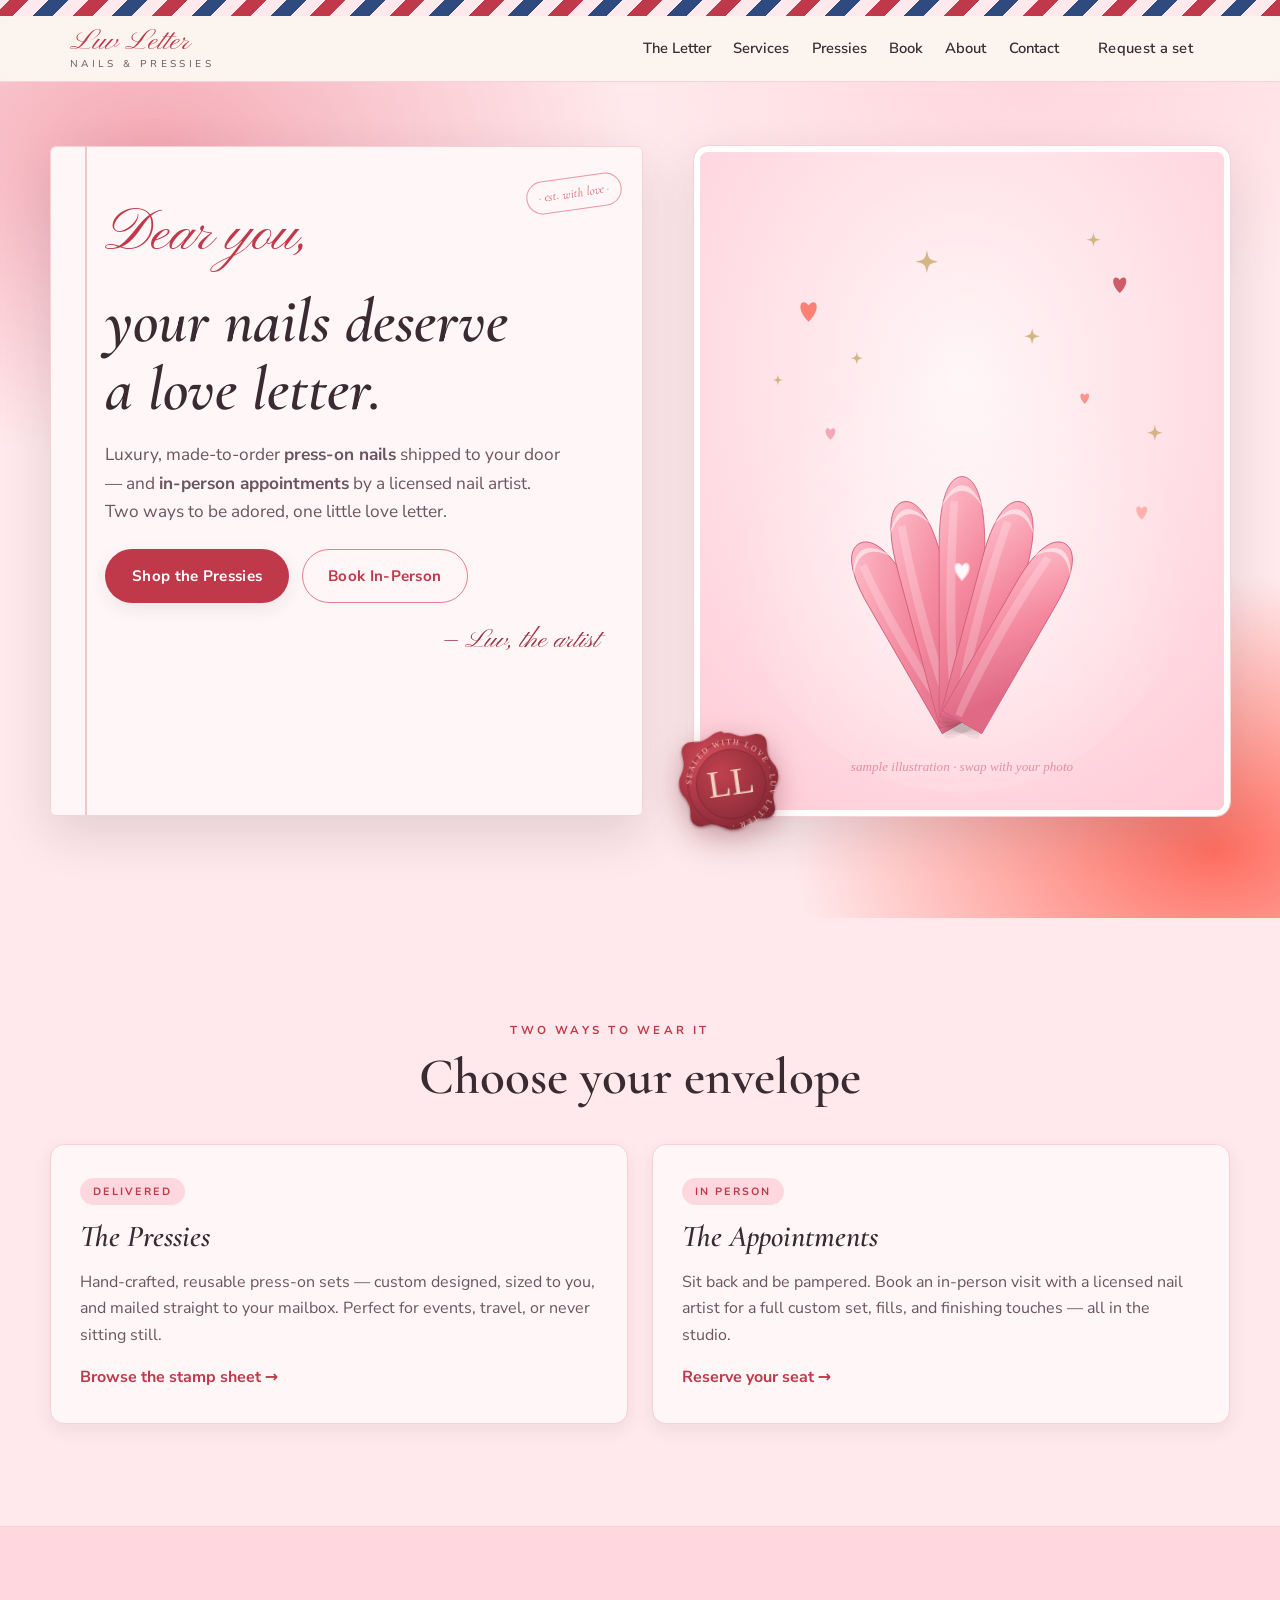
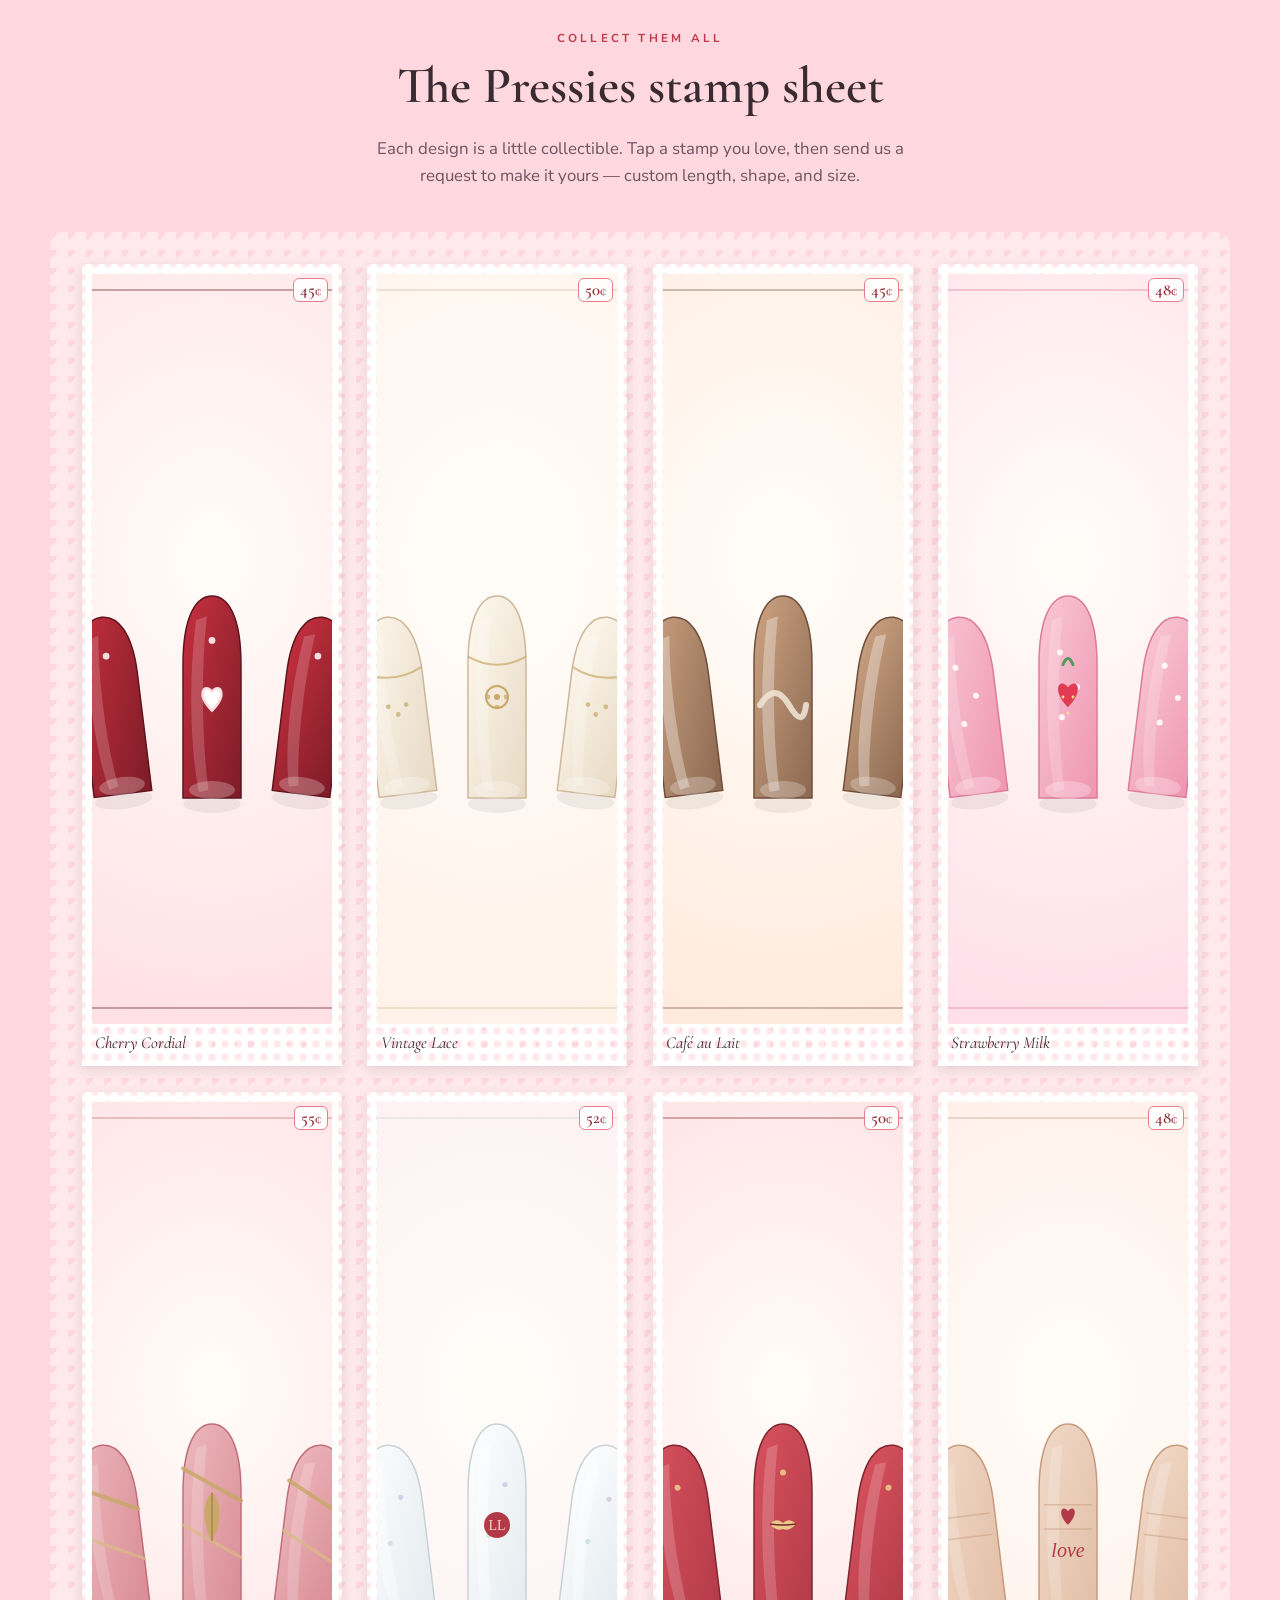
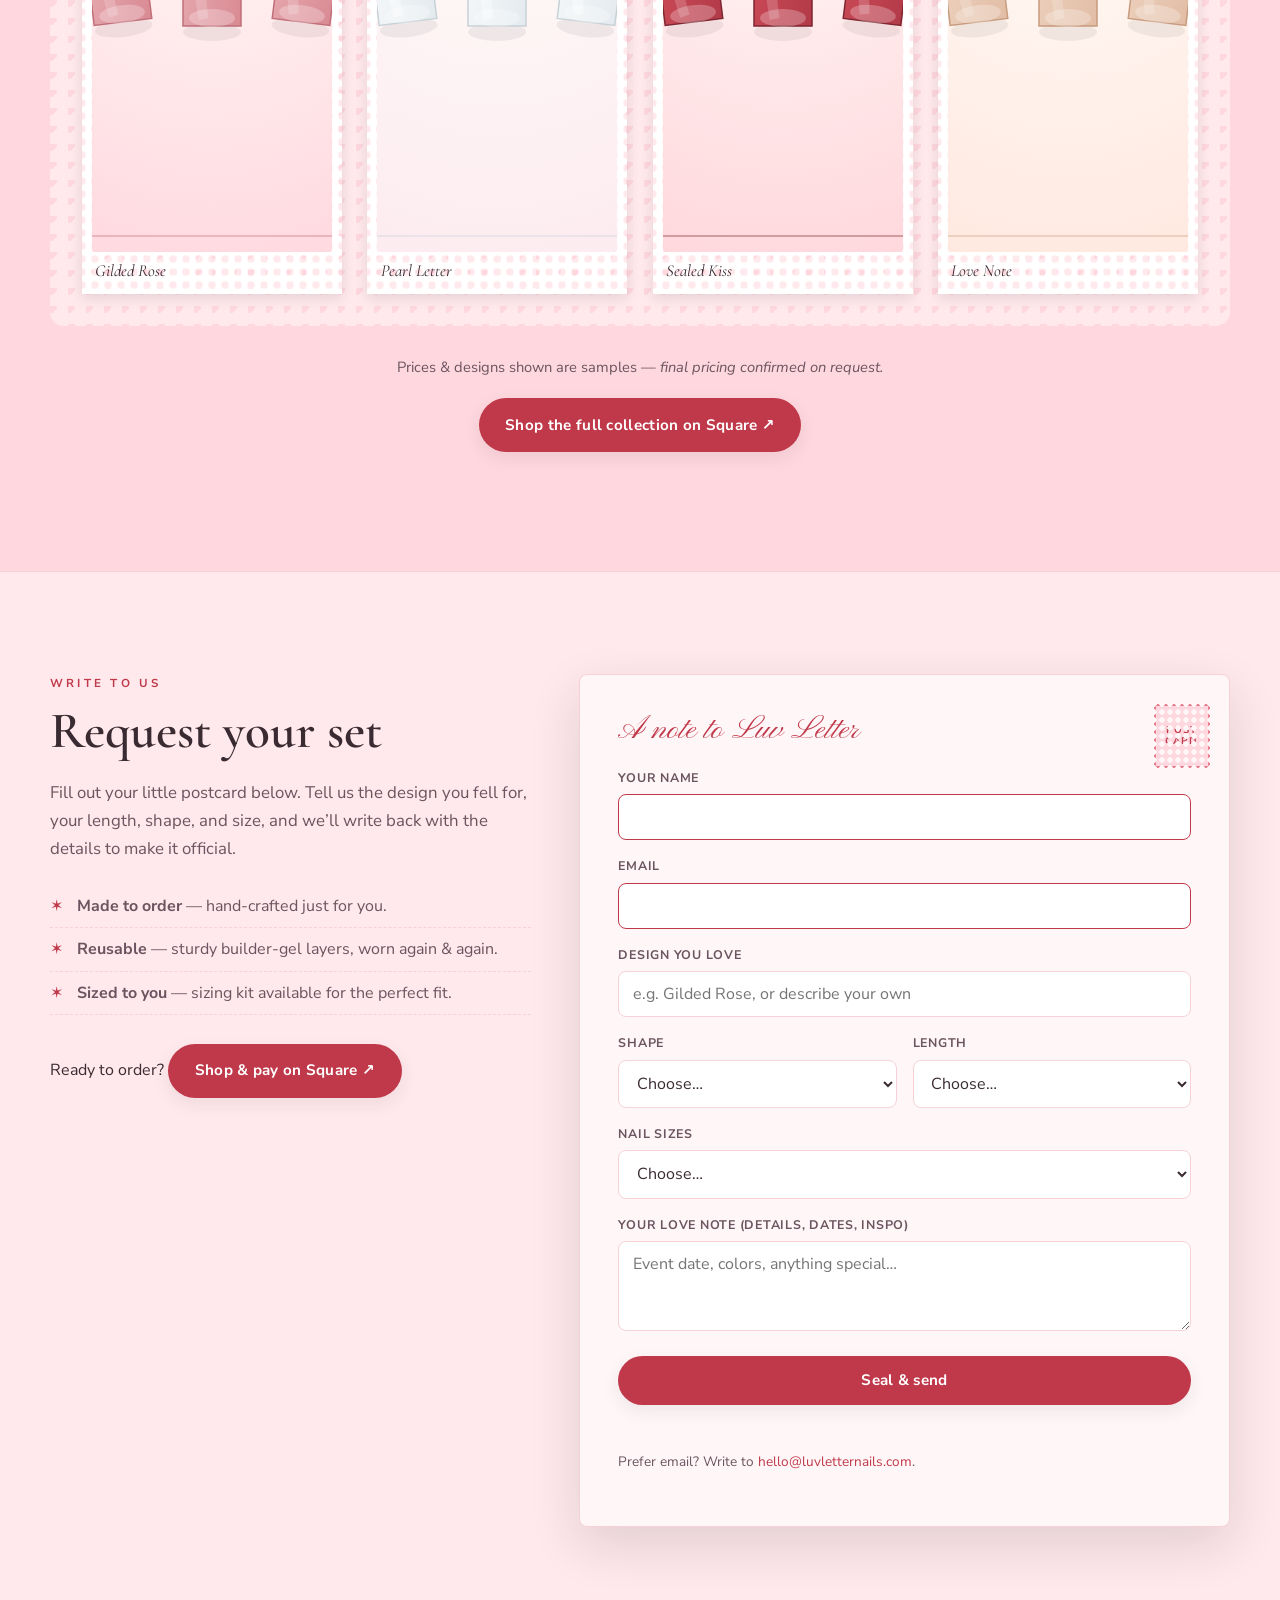
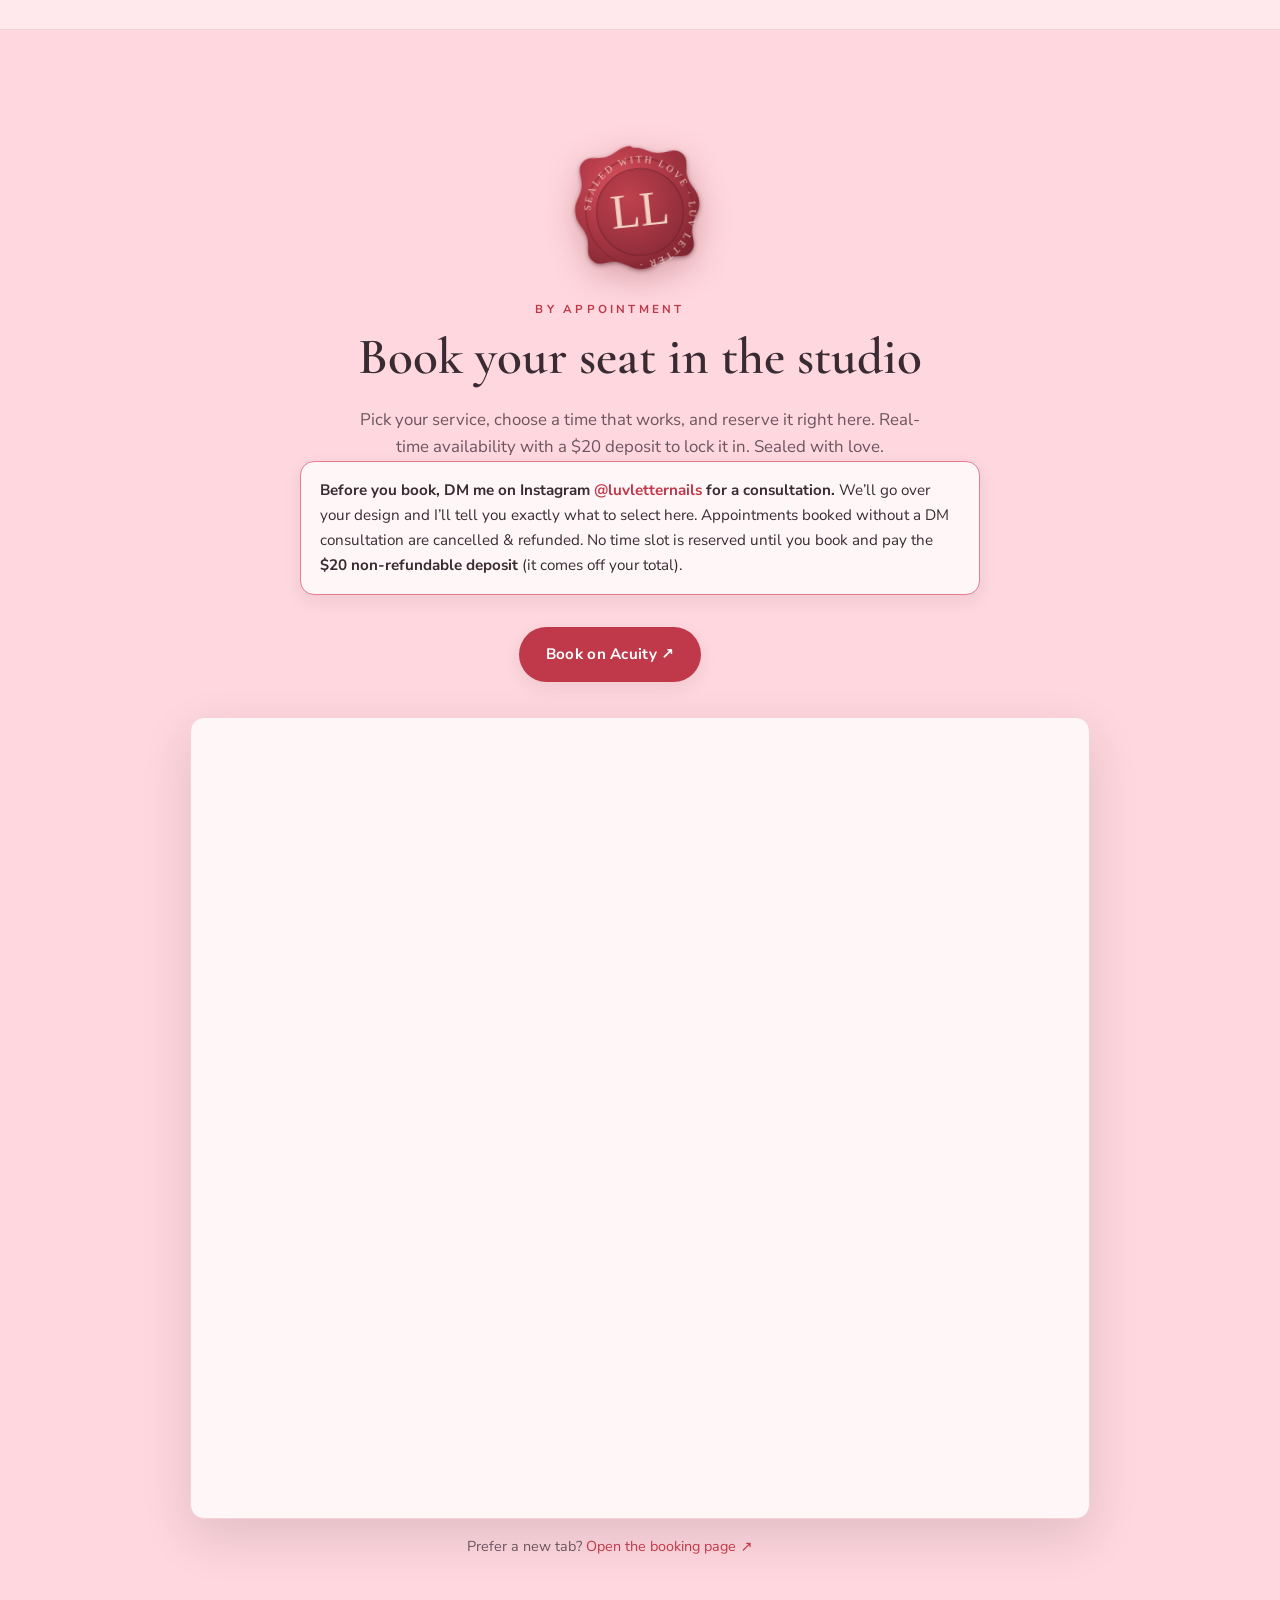
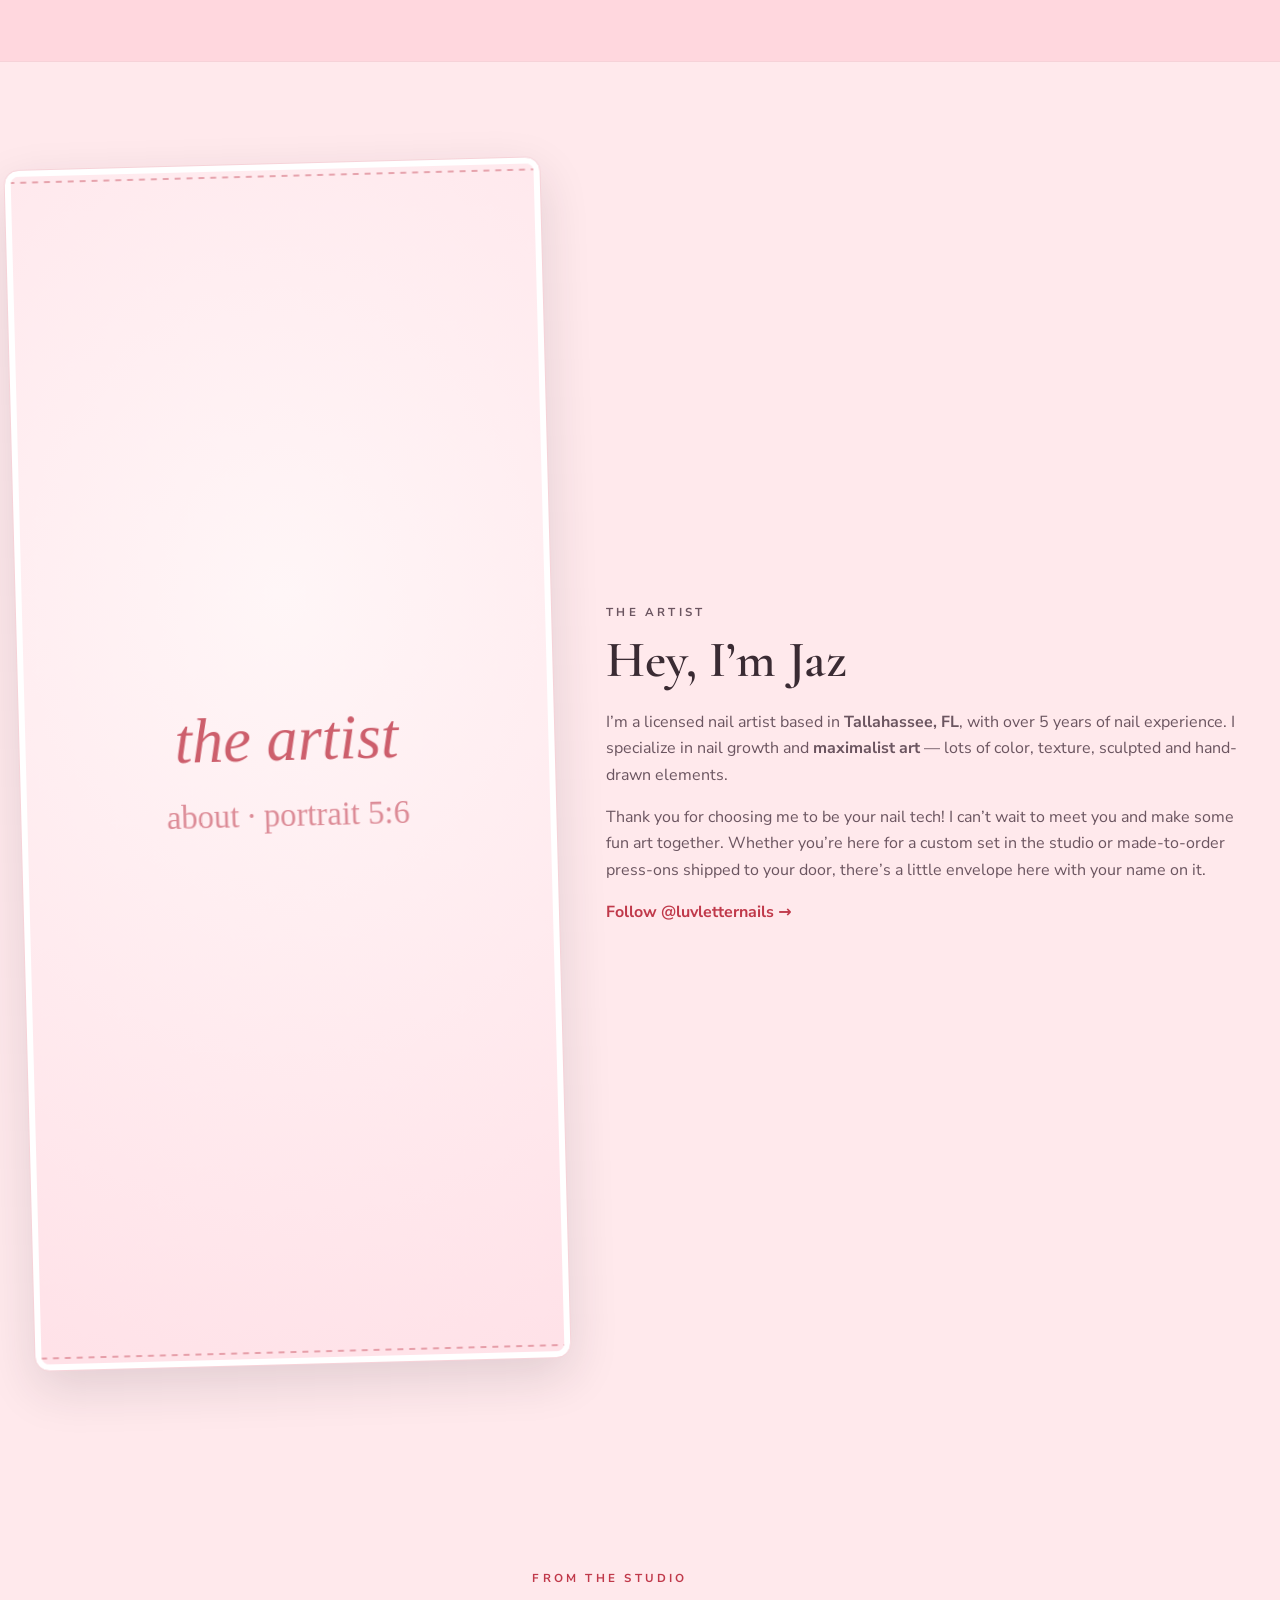
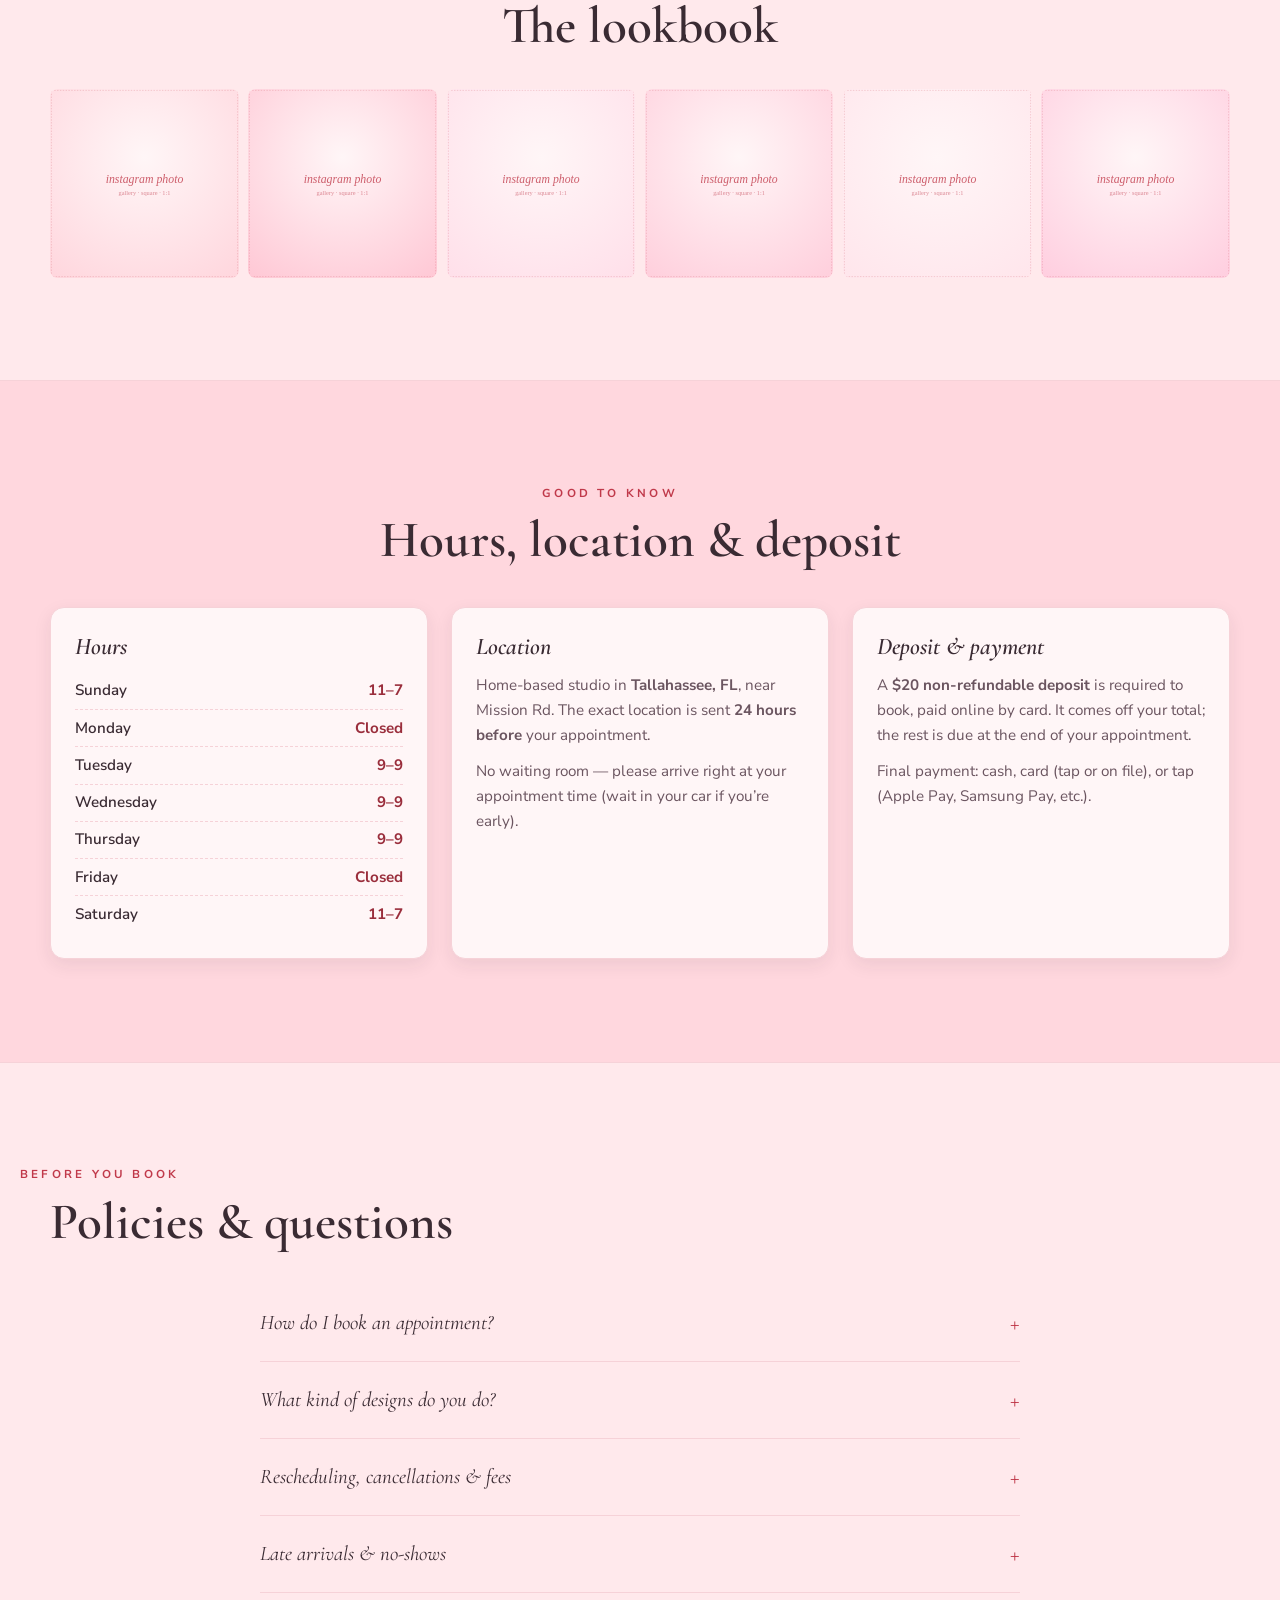
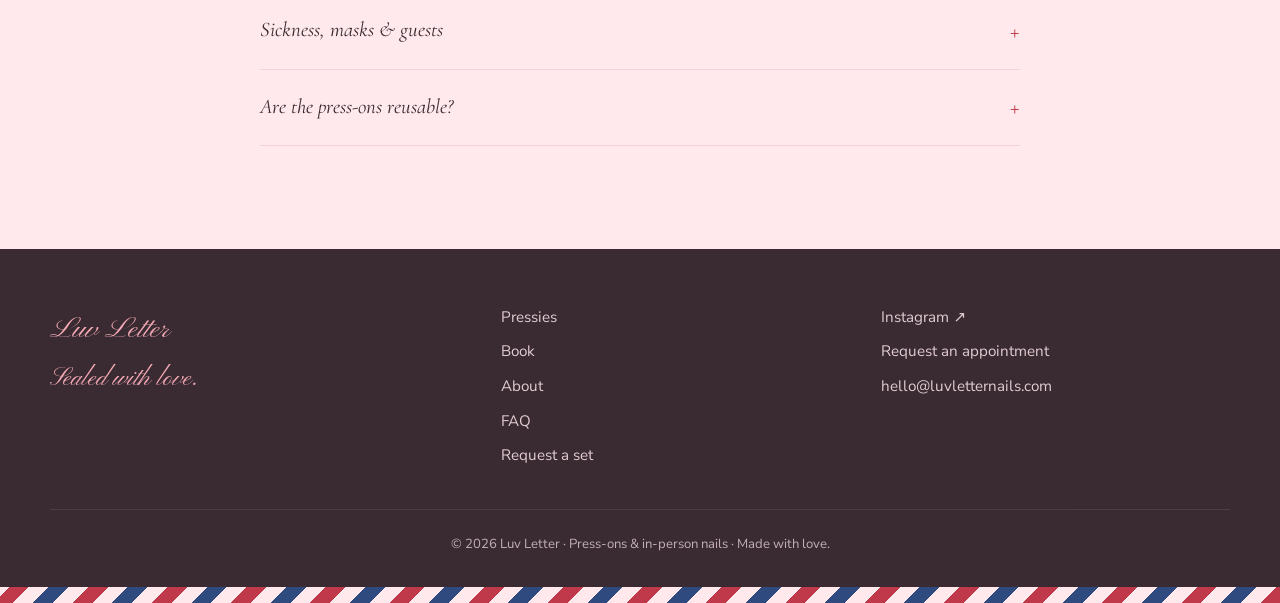
<file: index.html>
<!DOCTYPE html>
<html lang="en">
<head>
  <meta charset="UTF-8" />
  <meta name="viewport" content="width=device-width, initial-scale=1.0" />
  <title>Luv Letter — Press-On Nails &amp; In-Person Appointments</title>
  <meta name="description" content="Luv Letter — luxury made-to-order press-on nails shipped to your door, and in-person nail appointments by a licensed nail artist. Sealed with love." />
  <meta name="theme-color" content="#b23a48" />

  <!-- Open Graph -->
  <meta property="og:title" content="Luv Letter — Press-Ons &amp; In-Person Nails" />
  <meta property="og:description" content="Luxury made-to-order press-on nails, shipped to your door — and in-person appointments. Sealed with love." />
  <meta property="og:type" content="website" />
  <meta property="og:image" content="assets/img/hero.svg" />

  <link rel="icon" type="image/svg+xml" href="favicon.svg" />

  <!-- Fonts -->
  <link rel="preconnect" href="https://fonts.googleapis.com" />
  <link rel="preconnect" href="https://fonts.gstatic.com" crossorigin />
  <link href="https://fonts.googleapis.com/css2?family=Cormorant+Garamond:ital,wght@0,400;0,500;0,600;1,400;1,500&family=Pinyon+Script&family=Nunito+Sans:wght@300;400;600;700&display=swap" rel="stylesheet" />

  <link rel="stylesheet" href="css/styles.css" />
</head>
<body>
  <!-- ===== Top airmail stripe ===== -->
  <div class="airmail-stripe" aria-hidden="true"></div>

  <!-- ===== Nav ===== -->
  <header class="nav" id="top">
    <div class="nav__inner">
      <a class="brand" href="#top" aria-label="Luv Letter home">
        <span class="brand__script">Luv Letter</span>
        <span class="brand__sub">nails &amp; pressies</span>
      </a>

      <button class="nav__toggle" id="navToggle" aria-label="Open menu" aria-expanded="false" aria-controls="navMenu">
        <span></span><span></span><span></span>
      </button>

      <nav class="nav__menu" id="navMenu" aria-label="Primary">
        <a href="#letter">The Letter</a>
        <a href="#services">Services</a>
        <a href="#pressies">Pressies</a>
        <a href="#book">Book</a>
        <a href="#about">About</a>
        <a href="#contact">Contact</a>
        <a class="btn btn--mini" href="#request">Request a set</a>
      </nav>
    </div>
  </header>

  <main>
    <!-- ===== Hero: the opening of the letter ===== -->
    <section class="hero" id="letter">
      <div class="hero__bg" aria-hidden="true"></div>
      <div class="hero__grid">
        <article class="note-paper hero__note reveal">
          <p class="hero__postmark" aria-hidden="true">·&nbsp;est. with love&nbsp;·</p>
          <p class="script hero__salutation">Dear you,</p>
          <h1 class="hero__headline">
            your nails deserve<br />a love letter.
          </h1>
          <p class="hero__body">
            Luxury, made-to-order <strong>press-on nails</strong> shipped to your door —
            and <strong>in-person appointments</strong> by a licensed nail artist.
            Two ways to be adored, one little love letter.
          </p>
          <div class="hero__cta">
            <a class="btn btn--primary" href="#pressies">Shop the Pressies</a>
            <a class="btn btn--ghost" href="#book">Book In-Person</a>
          </div>
          <p class="hero__sign script">— Luv, the artist</p>
        </article>

        <figure class="hero__photo reveal">
          <img src="assets/img/hero.svg" alt="Featured Luv Letter nail set" width="1200" height="1500" loading="eager" />
          <img class="hero__seal" src="assets/svg/wax-seal.svg" alt="" aria-hidden="true" width="120" height="120" />
        </figure>
      </div>
    </section>

    <!-- ===== Two service lines ===== -->
    <section class="services" id="services">
      <p class="eyebrow">Two ways to wear it</p>
      <h2 class="section-title">Choose your envelope</h2>
      <div class="services__grid">
        <article class="service-card reveal">
          <span class="service-card__tag">delivered</span>
          <h3>The Pressies</h3>
          <p>
            Hand-crafted, reusable press-on sets — custom designed, sized to you,
            and mailed straight to your mailbox. Perfect for events, travel, or
            never sitting still.
          </p>
          <a class="link-arrow" href="#pressies">Browse the stamp sheet →</a>
        </article>
        <article class="service-card reveal">
          <span class="service-card__tag">in person</span>
          <h3>The Appointments</h3>
          <p>
            Sit back and be pampered. Book an in-person visit with a licensed nail
            artist for a full custom set, fills, and finishing touches — all in the studio.
          </p>
          <a class="link-arrow" href="#book">Reserve your seat →</a>
        </article>
      </div>
    </section>

    <!-- ===== Pressies: collectible stamp sheet ===== -->
    <section class="pressies" id="pressies">
      <div class="pressies__head">
        <p class="eyebrow">Collect them all</p>
        <h2 class="section-title">The Pressies stamp sheet</h2>
        <p class="section-lead">
          Each design is a little collectible. Tap a stamp you love, then send us
          a request to make it yours — custom length, shape, and size.
        </p>
      </div>

      <div class="stamp-sheet" id="stampSheet">
        <!-- stamps injected/enhanced by JS; static fallback below -->
        <button class="stamp" data-design="Cherry Cordial" data-price="$45">
          <span class="stamp__price">45<small>¢</small></span>
          <img src="assets/img/stamp-01.svg" alt="Cherry Cordial press-on design" loading="lazy" width="600" height="750" />
          <span class="stamp__name">Cherry Cordial</span>
        </button>
        <button class="stamp" data-design="Vintage Lace" data-price="$50">
          <span class="stamp__price">50<small>¢</small></span>
          <img src="assets/img/stamp-02.svg" alt="Vintage Lace press-on design" loading="lazy" width="600" height="750" />
          <span class="stamp__name">Vintage Lace</span>
        </button>
        <button class="stamp" data-design="Café au Lait" data-price="$45">
          <span class="stamp__price">45<small>¢</small></span>
          <img src="assets/img/stamp-03.svg" alt="Café au Lait press-on design" loading="lazy" width="600" height="750" />
          <span class="stamp__name">Café au Lait</span>
        </button>
        <button class="stamp" data-design="Strawberry Milk" data-price="$48">
          <span class="stamp__price">48<small>¢</small></span>
          <img src="assets/img/stamp-04.svg" alt="Strawberry Milk press-on design" loading="lazy" width="600" height="750" />
          <span class="stamp__name">Strawberry Milk</span>
        </button>
        <button class="stamp" data-design="Gilded Rose" data-price="$55">
          <span class="stamp__price">55<small>¢</small></span>
          <img src="assets/img/stamp-05.svg" alt="Gilded Rose press-on design" loading="lazy" width="600" height="750" />
          <span class="stamp__name">Gilded Rose</span>
        </button>
        <button class="stamp" data-design="Pearl Letter" data-price="$52">
          <span class="stamp__price">52<small>¢</small></span>
          <img src="assets/img/stamp-06.svg" alt="Pearl Letter press-on design" loading="lazy" width="600" height="750" />
          <span class="stamp__name">Pearl Letter</span>
        </button>
        <button class="stamp" data-design="Sealed Kiss" data-price="$50">
          <span class="stamp__price">50<small>¢</small></span>
          <img src="assets/img/stamp-07.svg" alt="Sealed Kiss press-on design" loading="lazy" width="600" height="750" />
          <span class="stamp__name">Sealed Kiss</span>
        </button>
        <button class="stamp" data-design="Love Note" data-price="$48">
          <span class="stamp__price">48<small>¢</small></span>
          <img src="assets/img/stamp-08.svg" alt="Love Note press-on design" loading="lazy" width="600" height="750" />
          <span class="stamp__name">Love Note</span>
        </button>
      </div>
      <p class="pressies__note">
        Prices &amp; designs shown are samples — <em>final pricing confirmed on request.</em>
      </p>
      <p class="pressies__shop" id="squareShop" hidden>
        <a class="btn btn--primary js-square" href="#" target="_blank" rel="noopener">Shop the full collection on Square ↗</a>
      </p>
    </section>

    <!-- ===== Request your set (the postcard form) ===== -->
    <section class="request" id="request">
      <div class="request__grid">
        <div class="request__intro reveal">
          <p class="eyebrow">Write to us</p>
          <h2 class="section-title">Request your set</h2>
          <p class="section-lead">
            Fill out your little postcard below. Tell us the design you fell for,
            your length, shape, and size, and we&rsquo;ll write back with the details
            to make it official.
          </p>
          <ul class="request__list">
            <li><strong>Made to order</strong> — hand-crafted just for you.</li>
            <li><strong>Reusable</strong> — sturdy builder-gel layers, worn again &amp; again.</li>
            <li><strong>Sized to you</strong> — sizing kit available for the perfect fit.</li>
          </ul>
          <!-- Square store / checkout (shown by JS when SQUARE_PRESSIES_URL is set) -->
          <p class="request__square" id="squareCta" hidden>
            Ready to order? <a class="btn btn--primary js-square" href="#" target="_blank" rel="noopener">Shop &amp; pay on Square ↗</a>
          </p>
        </div>

        <form class="postcard reveal" id="requestForm" novalidate>
          <p class="postcard__stamp" aria-hidden="true">post<br />card</p>
          <h3 class="postcard__title script">A note to Luv Letter</h3>

          <div class="field">
            <label for="f-name">Your name</label>
            <input id="f-name" name="name" type="text" autocomplete="name" required />
          </div>
          <div class="field">
            <label for="f-email">Email</label>
            <input id="f-email" name="email" type="email" autocomplete="email" required />
          </div>
          <div class="field">
            <label for="f-design">Design you love</label>
            <input id="f-design" name="design" type="text" placeholder="e.g. Gilded Rose, or describe your own" />
          </div>
          <div class="field-row">
            <div class="field">
              <label for="f-shape">Shape</label>
              <select id="f-shape" name="shape">
                <option value="">Choose…</option>
                <option>Almond</option>
                <option>Coffin / Ballerina</option>
                <option>Square</option>
                <option>Squoval</option>
                <option>Stiletto</option>
                <option>Round</option>
              </select>
            </div>
            <div class="field">
              <label for="f-length">Length</label>
              <select id="f-length" name="length">
                <option value="">Choose…</option>
                <option>Short</option>
                <option>Medium</option>
                <option>Long</option>
                <option>Extra long</option>
              </select>
            </div>
          </div>
          <div class="field">
            <label for="f-size">Nail sizes</label>
            <select id="f-size" name="sizing">
              <option value="">Choose…</option>
              <option>I have my sizes</option>
              <option>Send me a sizing kit</option>
              <option>Not sure yet — help me</option>
            </select>
          </div>
          <div class="field">
            <label for="f-notes">Your love note (details, dates, inspo)</label>
            <textarea id="f-notes" name="notes" rows="3" placeholder="Event date, colors, anything special…"></textarea>
          </div>

          <button class="btn btn--primary btn--block" type="submit">Seal &amp; send</button>
          <p class="postcard__msg" id="formMsg" role="status" aria-live="polite"></p>
          <p class="postcard__fineprint">
            Prefer email? Write to
            <a class="js-mailto" href="#">hello@luvletternails.com</a>.
          </p>
        </form>
      </div>
    </section>

    <!-- ===== Book in-person: wax seal anchor ===== -->
    <section class="book" id="book">
      <div class="book__seal-wrap reveal">
        <img class="book__seal" src="assets/svg/wax-seal.svg" alt="Luv Letter wax seal" width="160" height="160" />
      </div>
      <p class="eyebrow">By appointment</p>
      <h2 class="section-title">Book your seat in the studio</h2>
      <p class="section-lead">
        Pick your service, choose a time that works, and reserve it right here.
        Real-time availability with a $20 deposit to lock it in. Sealed with love.
      </p>

      <!-- Before you book — the real process -->
      <div class="book__notice reveal">
        <p><strong>Before you book, DM me on Instagram
          <a href="https://www.instagram.com/luvletternails" target="_blank" rel="noopener">@luvletternails</a>
          for a consultation.</strong> We&rsquo;ll go over your design and I&rsquo;ll tell you
          exactly what to select here. Appointments booked without a DM consultation
          are cancelled &amp; refunded. No time slot is reserved until you book and pay
          the <strong>$20 non-refundable deposit</strong> (it comes off your total).</p>
      </div>

      <!-- Prominent, always-works booking button -->
      <p class="book__cta">
        <a class="btn btn--primary js-acuity" href="https://luvletternails.as.me/schedule/ea9af220" target="_blank" rel="noopener">Book on Acuity ↗</a>
      </p>

      <!-- Live scheduler — the artist's Acuity, embedded inline (injected by JS). -->
      <div class="book__embed reveal" id="acuityEmbed">
        <noscript>
          <a class="btn btn--primary js-acuity" href="https://luvletternails.as.me/schedule/ea9af220" target="_blank" rel="noopener">Open the booking page ↗</a>
        </noscript>
      </div>
      <p class="book__fallback">
        Prefer a new tab? <a class="js-acuity" href="https://luvletternails.as.me/schedule/ea9af220" target="_blank" rel="noopener">Open the booking page ↗</a>
      </p>
    </section>

    <!-- ===== About ===== -->
    <section class="about" id="about">
      <figure class="about__photo reveal">
        <img src="assets/img/about.svg" alt="The Luv Letter nail artist" width="1000" height="1200" loading="lazy" />
      </figure>
      <div class="about__text reveal">
        <p class="eyebrow">The artist</p>
        <h2 class="section-title">Hey, I&rsquo;m Jaz</h2>
        <p>
          I&rsquo;m a licensed nail artist based in <strong>Tallahassee, FL</strong>, with
          over 5 years of nail experience. I specialize in nail growth and
          <strong>maximalist art</strong> — lots of color, texture, sculpted and
          hand-drawn elements.
        </p>
        <p>
          Thank you for choosing me to be your nail tech! I can&rsquo;t wait to meet you
          and make some fun art together. Whether you&rsquo;re here for a custom set in
          the studio or made-to-order press-ons shipped to your door, there&rsquo;s a
          little envelope here with your name on it.
        </p>
        <a class="link-arrow" href="https://www.instagram.com/luvletternails" target="_blank" rel="noopener">Follow @luvletternails →</a>
      </div>
    </section>

    <!-- ===== Gallery ===== -->
    <section class="gallery" id="gallery">
      <p class="eyebrow">From the studio</p>
      <h2 class="section-title">The lookbook</h2>
      <div class="gallery__grid">
        <a class="gallery__item reveal" href="https://www.instagram.com/luvletternails" target="_blank" rel="noopener"><img src="assets/img/gallery-01.svg" alt="Nail look 1" loading="lazy" width="800" height="800" /></a>
        <a class="gallery__item reveal" href="https://www.instagram.com/luvletternails" target="_blank" rel="noopener"><img src="assets/img/gallery-02.svg" alt="Nail look 2" loading="lazy" width="800" height="800" /></a>
        <a class="gallery__item reveal" href="https://www.instagram.com/luvletternails" target="_blank" rel="noopener"><img src="assets/img/gallery-03.svg" alt="Nail look 3" loading="lazy" width="800" height="800" /></a>
        <a class="gallery__item reveal" href="https://www.instagram.com/luvletternails" target="_blank" rel="noopener"><img src="assets/img/gallery-04.svg" alt="Nail look 4" loading="lazy" width="800" height="800" /></a>
        <a class="gallery__item reveal" href="https://www.instagram.com/luvletternails" target="_blank" rel="noopener"><img src="assets/img/gallery-05.svg" alt="Nail look 5" loading="lazy" width="800" height="800" /></a>
        <a class="gallery__item reveal" href="https://www.instagram.com/luvletternails" target="_blank" rel="noopener"><img src="assets/img/gallery-06.svg" alt="Nail look 6" loading="lazy" width="800" height="800" /></a>
      </div>
    </section>

    <!-- ===== Info: hours / location / deposit ===== -->
    <section class="info" id="info">
      <p class="eyebrow">Good to know</p>
      <h2 class="section-title">Hours, location &amp; deposit</h2>
      <div class="info__grid">
        <div class="info__card reveal">
          <h3>Hours</h3>
          <ul class="info__hours">
            <li><span>Sunday</span><span>11–7</span></li>
            <li><span>Monday</span><span>Closed</span></li>
            <li><span>Tuesday</span><span>9–9</span></li>
            <li><span>Wednesday</span><span>9–9</span></li>
            <li><span>Thursday</span><span>9–9</span></li>
            <li><span>Friday</span><span>Closed</span></li>
            <li><span>Saturday</span><span>11–7</span></li>
          </ul>
        </div>
        <div class="info__card reveal">
          <h3>Location</h3>
          <p>Home-based studio in <strong>Tallahassee, FL</strong>, near Mission Rd.
            The exact location is sent <strong>24 hours before</strong> your appointment.</p>
          <p>No waiting room — please arrive right at your appointment time (wait in
            your car if you&rsquo;re early).</p>
        </div>
        <div class="info__card reveal">
          <h3>Deposit &amp; payment</h3>
          <p>A <strong>$20 non-refundable deposit</strong> is required to book, paid
            online by card. It comes off your total; the rest is due at the end of
            your appointment.</p>
          <p>Final payment: cash, card (tap or on file), or tap (Apple&nbsp;Pay,
            Samsung&nbsp;Pay, etc.).</p>
        </div>
      </div>
    </section>

    <!-- ===== FAQ / policies ===== -->
    <section class="faq" id="faq">
      <p class="eyebrow">Before you book</p>
      <h2 class="section-title">Policies &amp; questions</h2>
      <div class="faq__list">
        <details class="faq__item">
          <summary>How do I book an appointment?</summary>
          <p>First, <a href="https://www.instagram.com/luvletternails" target="_blank" rel="noopener">DM me on Instagram</a>
            for a consultation — we&rsquo;ll go over your design and I&rsquo;ll tell you exactly
            what to select. Then book in the <a href="#book">Book</a> section and pay your
            $20 deposit. Appointments booked without a DM consultation are cancelled &amp;
            refunded, and no slot is reserved until the deposit is paid. For a quick
            booking, send your design/inspo pic, desired date &amp; time, and whether you
            need a removal.</p>
        </details>
        <details class="faq__item">
          <summary>What kind of designs do you do?</summary>
          <p>I specialize in <strong>maximalist, six+ swatch designs</strong> with lots of
            color, texture, and sculpted &amp; hand-drawn elements. One-color / simple sets
            are currently offered to regular clients only. Not sure if your design fits?
            Check my IG feed and inspo highlights to compare.</p>
        </details>
        <details class="faq__item">
          <summary>Rescheduling, cancellations &amp; fees</summary>
          <p>Please notify me <strong>at least 24 hours before</strong> your appointment
            through DM to reschedule or cancel. You may reschedule twice with the same
            deposit; after that you&rsquo;ll need to cancel and rebook. Last-minute
            reschedules are charged 25% of the service price, last-minute cancellations
            50%.</p>
        </details>
        <details class="faq__item">
          <summary>Late arrivals &amp; no-shows</summary>
          <p>There&rsquo;s a 15-minute grace period. After 15 minutes with no communication,
            a <strong>$10 late fee</strong> applies. After 30 minutes with no
            communication it&rsquo;s a no-show, charged 100% of the service price (and you may
            be banned from booking). Appointments starting at 8&nbsp;PM or later are late-night
            appointments and include a <strong>$15</strong> late-night fee.</p>
        </details>
        <details class="faq__item">
          <summary>Sickness, masks &amp; guests</summary>
          <p>If you have any symptoms of sickness — or have been around someone who&rsquo;s
            sick — please don&rsquo;t come in; message me and we&rsquo;ll reschedule with no charge.
            Showing up sick means being turned away and charged the cancellation fee.
            Masks are optional but highly recommended (I have disposables if you need one).
            Please <strong>don&rsquo;t bring additional guests</strong> unless they&rsquo;re booked
            for a service or I&rsquo;ve agreed beforehand.</p>
        </details>
        <details class="faq__item">
          <summary>Are the press-ons reusable?</summary>
          <p>Yes — built with sturdy builder-gel layers so, with proper care and the
            right adhesive, they can be worn again and again. Not sure of your sizes?
            Add <em>Press-Ons Sizing</em> when you book.</p>
        </details>
      </div>
    </section>
  </main>

  <!-- ===== Footer ===== -->
  <footer class="footer" id="contact">
    <div class="footer__inner">
      <div class="footer__brand">
        <span class="brand__script">Luv Letter</span>
        <p class="footer__tagline script">Sealed with love.</p>
      </div>
      <nav class="footer__links" aria-label="Footer">
        <a href="#pressies">Pressies</a>
        <a href="#book">Book</a>
        <a href="#about">About</a>
        <a href="#faq">FAQ</a>
        <a href="#request">Request a set</a>
      </nav>
      <div class="footer__contact">
        <a href="https://www.instagram.com/luvletternails" target="_blank" rel="noopener">Instagram&nbsp;↗</a>
        <a href="#book">Request an appointment</a>
        <a href="mailto:hello@luvletternails.com">hello@luvletternails.com</a>
      </div>
    </div>
    <p class="footer__copy">© <span id="year"></span> Luv Letter · Press-ons &amp; in-person nails · Made with love.</p>
  </footer>

  <div class="airmail-stripe" aria-hidden="true"></div>

  <script src="js/main.js"></script>
</body>
</html>
</file>
<file: css/styles.css>
/* =========================================================
   Luv Letter — design system
   Palette: blush/rose, cream paper, romantic deep red,
   ink text, soft gold. Motifs: airmail, postage stamp,
   wax seal, note paper.
   ========================================================= */

:root {
  --cream:      #ffe9ec; /* soft blush page base (was cream) */
  --blush-2:    #ffd7de; /* deeper blush band for alternating sections */
  --paper:      #fff6f7; /* warm near-white for cards/forms (stays light) */
  --paper-edge: #f6d2d8;
  --blush:      #ffd7de;
  --rose:       #f4a9b4;
  --rose-deep:  #e97d8c;
  --coral:      #ff6f61; /* bright accent — use on fills/dabs, not as text-on-white */
  --red:        #c0394a; /* brighter rose-red, CTAs */
  --red-dark:   #9a2e3c;
  --ink:        #3a2b33; /* plum-ink */
  --ink-soft:   #6b5560;
  --gold:       #c9a86a;
  --blue:       #2f4a7e; /* airmail blue */

  --serif: "Cormorant Garamond", Georgia, "Times New Roman", serif;
  --script: "Pinyon Script", "Brush Script MT", cursive;
  --sans: "Nunito Sans", system-ui, -apple-system, Segoe UI, Roboto, sans-serif;

  --maxw: 1180px;
  --radius: 14px;
  --shadow-sm: 0 6px 18px rgba(43, 36, 48, 0.08);
  --shadow-md: 0 18px 50px rgba(43, 36, 48, 0.14);
  --ease: cubic-bezier(0.22, 0.61, 0.36, 1);
}

* { box-sizing: border-box; }

/* the [hidden] attribute must always win over component display rules */
[hidden] { display: none !important; }

html { scroll-behavior: smooth; scroll-padding-top: 90px; }

body {
  margin: 0;
  font-family: var(--sans);
  color: var(--ink);
  background: var(--cream);
  line-height: 1.65;
  -webkit-font-smoothing: antialiased;
  overflow-x: hidden;
}

img { max-width: 100%; display: block; }

a { color: var(--red); text-decoration: none; }
a:hover { color: var(--red-dark); }

h1, h2, h3 { font-family: var(--serif); font-weight: 600; line-height: 1.1; margin: 0 0 0.4em; }

::selection { background: var(--rose); color: var(--red-dark); }

/* ---------- shared text bits ---------- */
.script { font-family: var(--script); font-weight: 400; }

.eyebrow {
  font-family: var(--sans);
  text-transform: uppercase;
  letter-spacing: 0.28em;
  font-size: 0.72rem;
  font-weight: 700;
  color: var(--red);
  margin: 0 0 0.6rem;
}

.section-title { font-size: clamp(2rem, 4.5vw, 3.2rem); color: var(--ink); }

.section-lead {
  max-width: 56ch;
  margin: 0.4rem auto 0;
  color: var(--ink-soft);
  font-size: 1.05rem;
}

section { padding: clamp(3.5rem, 8vw, 7rem) 1.25rem; }
section > * { max-width: var(--maxw); margin-inline: auto; }

/* =========================================================
   Airmail stripe (top & bottom)
   ========================================================= */
.airmail-stripe {
  height: 16px;
  background: repeating-linear-gradient(
    -45deg,
    var(--red) 0 14px,
    var(--cream) 14px 28px,
    var(--blue) 28px 42px,
    var(--cream) 42px 56px
  );
}

/* =========================================================
   Buttons
   ========================================================= */
.btn {
  display: inline-flex;
  align-items: center;
  justify-content: center;
  gap: 0.5rem;
  font-family: var(--sans);
  font-weight: 700;
  font-size: 0.95rem;
  letter-spacing: 0.02em;
  padding: 0.85rem 1.6rem;
  border-radius: 999px;
  border: 1.5px solid transparent;
  cursor: pointer;
  transition: transform 0.2s var(--ease), box-shadow 0.2s var(--ease), background 0.2s, color 0.2s;
  text-align: center;
}
.btn:hover { transform: translateY(-2px); }

.btn--primary { background: var(--red); color: #fff; box-shadow: var(--shadow-sm); }
.btn--primary:hover { background: var(--red-dark); color: #fff; box-shadow: var(--shadow-md); }

.btn--ghost { background: transparent; color: var(--red); border-color: var(--rose-deep); }
.btn--ghost:hover { background: var(--blush); color: var(--red-dark); }

.btn--block { width: 100%; }
.btn--mini { padding: 0.5rem 1rem; font-size: 0.82rem; }

/* =========================================================
   Nav
   ========================================================= */
.nav {
  position: sticky;
  top: 0;
  z-index: 50;
  background: rgba(251, 246, 239, 0.86);
  backdrop-filter: blur(10px);
  border-bottom: 1px solid var(--paper-edge);
}
.nav__inner {
  max-width: var(--maxw);
  margin-inline: auto;
  display: flex;
  align-items: center;
  justify-content: space-between;
  padding: 0.7rem 1.25rem;
}
.brand { display: flex; flex-direction: column; line-height: 1; color: var(--ink); }
.brand__script { font-family: var(--script); font-size: 1.9rem; color: var(--red); }
.brand__sub {
  font-family: var(--sans);
  font-size: 0.62rem;
  letter-spacing: 0.34em;
  text-transform: uppercase;
  color: var(--ink-soft);
  margin-top: 2px;
}
.nav__menu { display: flex; align-items: center; gap: 1.4rem; }
.nav__menu a {
  color: var(--ink);
  font-size: 0.92rem;
  font-weight: 600;
  position: relative;
}
.nav__menu a:not(.btn)::after {
  content: "";
  position: absolute;
  left: 0; bottom: -4px;
  width: 0; height: 2px;
  background: var(--red);
  transition: width 0.25s var(--ease);
}
.nav__menu a:not(.btn):hover::after { width: 100%; }

.nav__toggle {
  display: none;
  flex-direction: column;
  gap: 5px;
  background: none;
  border: 0;
  cursor: pointer;
  padding: 6px;
}
.nav__toggle span {
  width: 26px; height: 2px; background: var(--ink);
  transition: transform 0.25s var(--ease), opacity 0.2s;
}

/* =========================================================
   Note paper (hero note + reusable)
   ========================================================= */
.note-paper {
  position: relative;
  background:
    linear-gradient(var(--paper), var(--paper)),
    repeating-linear-gradient(transparent 0 31px, rgba(178, 58, 72, 0.08) 31px 32px);
  background-blend-mode: normal;
  border-radius: 6px;
  padding: clamp(1.6rem, 4vw, 2.6rem);
  box-shadow: var(--shadow-md);
  border: 1px solid var(--paper-edge);
}
.note-paper::before {
  /* red margin line, like a letter */
  content: "";
  position: absolute;
  top: 0; bottom: 0; left: 34px;
  width: 1.5px;
  background: rgba(178, 58, 72, 0.25);
}

/* =========================================================
   Hero
   ========================================================= */
.hero { position: relative; padding-top: clamp(2.5rem, 5vw, 4rem); overflow: hidden; }
.hero__bg {
  position: absolute; inset: 0;
  max-width: none;   /* override section > * cap so the gradient is full-bleed */
  margin: 0;
  background:
    radial-gradient(60% 60% at 12% 8%, var(--rose), transparent 62%),
    radial-gradient(60% 60% at 95% 92%, var(--coral), transparent 55%),
    radial-gradient(50% 50% at 80% 0%, var(--blush), transparent 60%),
    var(--cream);
  z-index: -1;
}
.hero__grid {
  display: grid;
  grid-template-columns: 1.05fr 0.95fr;
  gap: clamp(1.5rem, 4vw, 3.5rem);
  align-items: stretch;
}
.hero__note { padding-left: clamp(2.4rem, 5vw, 3.4rem); }
.hero__postmark {
  position: absolute;
  top: 1.1rem; right: 1.2rem;
  font-family: var(--serif);
  font-style: italic;
  font-size: 0.8rem;
  color: var(--red);
  border: 1.5px solid var(--rose-deep);
  border-radius: 999px;
  padding: 0.3rem 0.7rem;
  transform: rotate(-8deg);
  opacity: 0.8;
}
.hero__salutation { font-size: clamp(2.4rem, 6vw, 3.6rem); color: var(--red); margin: 0 0 0.2rem; }
.hero__headline {
  font-size: clamp(2.3rem, 6vw, 3.9rem);
  font-style: italic;
  color: var(--ink);
  margin-bottom: 0.7rem;
}
.hero__body { color: var(--ink-soft); font-size: 1.08rem; max-width: 46ch; }
.hero__cta { display: flex; flex-wrap: wrap; gap: 0.8rem; margin: 1.4rem 0 1rem; }
.hero__sign { font-size: 1.7rem; color: var(--red-dark); text-align: right; margin: 0.4rem 0 0; }

.hero__photo { position: relative; margin: 0; height: 100%; }
.hero__photo > img:first-child {
  width: 100%;
  height: 100%;            /* desktop: match the note card's height (kills the empty gap) */
  border-radius: var(--radius);
  box-shadow: var(--shadow-md);
  border: 6px solid #fff;
  outline: 1px solid var(--paper-edge);
  aspect-ratio: 4 / 5;     /* fallback ratio when the column height is indefinite (mobile) */
  object-fit: cover;
}
.hero__seal {
  position: absolute;
  bottom: -28px; left: -28px;
  width: clamp(86px, 12vw, 130px);
  filter: drop-shadow(0 8px 14px rgba(126, 38, 48, 0.35));
  transform: rotate(-8deg);
}

/* =========================================================
   Services
   ========================================================= */
.services { text-align: center; }
.services__grid {
  display: grid;
  grid-template-columns: repeat(2, 1fr);
  gap: 1.5rem;
  margin-top: 2.4rem;
  text-align: left;
}
.service-card {
  position: relative;
  background: var(--paper);
  border: 1px solid var(--paper-edge);
  border-radius: var(--radius);
  padding: 2rem 1.8rem;
  box-shadow: var(--shadow-sm);
  transition: transform 0.25s var(--ease), box-shadow 0.25s var(--ease);
}
.service-card:hover { transform: translateY(-4px); box-shadow: var(--shadow-md); }
.service-card h3 { font-size: 1.9rem; font-style: italic; }
.service-card p { color: var(--ink-soft); }
.service-card__tag {
  display: inline-block;
  font-size: 0.66rem;
  letter-spacing: 0.2em;
  text-transform: uppercase;
  font-weight: 700;
  color: var(--red);
  background: var(--blush);
  border-radius: 999px;
  padding: 0.3rem 0.8rem;
  margin-bottom: 0.9rem;
}
.link-arrow { font-weight: 700; }

/* =========================================================
   Pressies — postage stamp sheet
   ========================================================= */
.pressies { text-align: center; background: var(--blush-2); border-block: 1px solid var(--paper-edge); }
.pressies__head { margin-bottom: 2.6rem; }

.stamp-sheet {
  display: grid;
  grid-template-columns: repeat(4, 1fr);
  gap: clamp(0.8rem, 2vw, 1.6rem);
  /* perforated sheet backdrop */
  padding: clamp(1rem, 3vw, 2rem);
  background:
    radial-gradient(circle at 0 0, transparent 7px, var(--cream) 7px) 0 0 / 18px 18px;
  border-radius: var(--radius);
}

.stamp {
  position: relative;
  font-family: var(--sans);
  cursor: pointer;
  border: 0;
  padding: 10px;
  background: transparent;
  box-shadow: 0 4px 12px rgba(43,36,48,0.12);
  transition: transform 0.22s var(--ease), box-shadow 0.22s var(--ease);
  display: flex;
  flex-direction: column;
}
/* White "paper" with perforated edge — sits BEHIND the art, so the punched
   holes only read along the stamp's perimeter (center holes hide under the img). */
.stamp::before {
  content: "";
  position: absolute;
  inset: 0;
  z-index: 0;
  background: #fff;
  -webkit-mask: radial-gradient(circle 4.5px, transparent 3.6px, #000 4.1px) -6.5px -6.5px / 13px 13px;
          mask: radial-gradient(circle 4.5px, transparent 3.6px, #000 4.1px) -6.5px -6.5px / 13px 13px;
}
.stamp > * { position: relative; z-index: 1; }
.stamp:hover, .stamp:focus-visible { transform: translateY(-6px) rotate(-1.5deg); box-shadow: var(--shadow-md); outline: none; }
.stamp.is-picked { transform: translateY(-6px) rotate(-1.5deg); box-shadow: 0 0 0 3px var(--red), var(--shadow-md); }

.stamp img {
  width: 100%;
  aspect-ratio: 4 / 5;
  object-fit: cover;
  border-radius: 2px;
}
.stamp__name {
  font-family: var(--serif);
  font-style: italic;
  font-size: 1.05rem;
  color: var(--ink);
  padding: 0.5rem 0.2rem 0.2rem;
}
.stamp__price {
  position: absolute;
  top: 14px; right: 14px;
  z-index: 2;
  font-family: var(--serif);
  font-weight: 600;
  font-size: 1.05rem;
  color: var(--red-dark);
  background: rgba(255,255,255,0.9);
  border: 1px solid var(--rose-deep);
  border-radius: 6px;
  padding: 1px 6px;
  line-height: 1.2;
}
.stamp__price small { font-size: 0.7em; }
/* picked postmark */
.stamp::after {
  content: "PICKED";
  position: absolute;
  z-index: 2;
  top: 42%; left: 50%;
  transform: translate(-50%, -50%) rotate(-16deg);
  font-family: var(--serif);
  font-weight: 700;
  letter-spacing: 0.15em;
  color: var(--red);
  border: 2px solid var(--red);
  border-radius: 6px;
  padding: 2px 8px;
  opacity: 0;
  transition: opacity 0.2s;
  pointer-events: none;
  background: rgba(255,255,255,0.5);
}
.stamp.is-picked::after { opacity: 0.85; }

.pressies__note { margin-top: 1.8rem; color: var(--ink-soft); font-size: 0.92rem; }
.pressies__shop { margin-top: 1.2rem; }

/* =========================================================
   Request form — postcard
   ========================================================= */
.request { background: var(--cream); }
.request__grid {
  display: grid;
  grid-template-columns: 0.85fr 1.15fr;
  gap: clamp(1.5rem, 4vw, 3rem);
  align-items: start;
}
.request__list { list-style: none; padding: 0; margin: 1.4rem 0 0; }
.request__list li {
  padding: 0.5rem 0 0.5rem 1.7rem;
  position: relative;
  color: var(--ink-soft);
  border-bottom: 1px dashed var(--paper-edge);
}
.request__list li::before { content: "✶"; position: absolute; left: 0; color: var(--red); }

.postcard {
  position: relative;
  background: var(--paper);
  border: 1px solid var(--paper-edge);
  border-radius: 8px;
  padding: clamp(1.6rem, 3.5vw, 2.4rem);
  box-shadow: var(--shadow-md);
}
.postcard::before {
  /* divider line like a real postcard */
  content: "";
  position: absolute;
  top: 5rem; bottom: 1.4rem; right: 38%;
  width: 1px;
  background: repeating-linear-gradient(var(--paper-edge) 0 6px, transparent 6px 12px);
  display: none;
}
.postcard__stamp {
  position: absolute;
  top: 1.2rem; right: 1.2rem;
  width: 56px; height: 64px;
  display: grid;
  place-content: center;
  text-align: center;
  font-size: 0.6rem;
  font-weight: 700;
  letter-spacing: 0.1em;
  text-transform: uppercase;
  color: var(--red);
  line-height: 1.1;
  border: 2px solid var(--rose-deep);
  background: var(--blush);
  -webkit-mask: radial-gradient(circle 3px, transparent 2.5px, #000 3px) -4px -4px / 8px 8px;
  mask: radial-gradient(circle 3px, transparent 2.5px, #000 3px) -4px -4px / 8px 8px;
}
.postcard__title { font-size: 2rem; color: var(--red); margin-bottom: 1.2rem; }

.field { margin-bottom: 1rem; }
.field-row { display: grid; grid-template-columns: 1fr 1fr; gap: 1rem; }
.field label {
  display: block;
  font-size: 0.78rem;
  font-weight: 700;
  letter-spacing: 0.06em;
  text-transform: uppercase;
  color: var(--ink-soft);
  margin-bottom: 0.35rem;
}
.field input, .field select, .field textarea {
  width: 100%;
  font-family: var(--sans);
  font-size: 1rem;
  color: var(--ink);
  background: #fff;
  border: 1.5px solid var(--paper-edge);
  border-radius: 8px;
  padding: 0.7rem 0.85rem;
  transition: border-color 0.2s, box-shadow 0.2s;
}
.field input:focus, .field select:focus, .field textarea:focus {
  outline: none;
  border-color: var(--rose-deep);
  box-shadow: 0 0 0 3px var(--blush);
}
.field input.invalid, .field input:invalid:not(:placeholder-shown) { border-color: var(--red); }
.field textarea { resize: vertical; }

.postcard__msg { margin: 0.8rem 0 0; font-weight: 700; min-height: 1.2em; }
.postcard__msg.ok { color: #2c7a4b; }
.postcard__msg.err { color: var(--red); }
.postcard__fineprint { margin-top: 0.9rem; font-size: 0.85rem; color: var(--ink-soft); }

/* =========================================================
   Book — wax seal anchor
   ========================================================= */
.book { text-align: center; background: var(--blush-2); border-block: 1px solid var(--paper-edge); position: relative; }
.book__seal-wrap { display: flex; justify-content: center; margin-bottom: 0.5rem; }
.book__seal { width: clamp(100px, 14vw, 150px); filter: drop-shadow(0 10px 16px rgba(126,38,48,0.3)); animation: seal-in 0.8s var(--ease) both; }
@keyframes seal-in { from { transform: scale(1.3) rotate(-12deg); opacity: 0; } to { transform: scale(1) rotate(-6deg); opacity: 1; } }

/* ----- Booking: Acuity embed + fallback ----- */
.book__embed {
  max-width: 900px;
  margin: 2.2rem auto 0;
  background: var(--paper);
  border: 1px solid var(--paper-edge);
  border-radius: var(--radius);
  box-shadow: var(--shadow-md);
  overflow: hidden;
  min-height: 640px;
}
.book__embed iframe { width: 100%; min-height: 800px; border: 0; display: block; }
.book__embed .btn { margin: 3rem auto; }
.book__cta { margin: 2rem 0 0.5rem; }
.book__fallback { margin: 1rem 0 0; font-size: 0.9rem; color: var(--ink-soft); }

/* Square press-on CTA */
.request__square { margin-top: 1.4rem; }
.request__square .btn { margin-top: 0.4rem; }

/* "before you book" notice */
.book__notice {
  max-width: 680px;
  margin: 0 auto 1.6rem;
  text-align: left;
  background: var(--paper);
  border: 1.5px solid var(--rose-deep);
  border-radius: var(--radius);
  padding: 1rem 1.2rem;
  box-shadow: var(--shadow-sm);
}
.book__notice p { margin: 0; font-size: 0.95rem; color: var(--ink); }

/* =========================================================
   About
   ========================================================= */
.about {
  display: grid;
  grid-template-columns: 0.9fr 1.1fr;
  gap: clamp(1.5rem, 4vw, 3.5rem);
  align-items: center;
}
.about__photo { margin: 0; }
.about__photo img {
  width: 100%;
  border-radius: var(--radius);
  border: 6px solid #fff;
  outline: 1px solid var(--paper-edge);
  box-shadow: var(--shadow-md);
  aspect-ratio: 5 / 6;
  object-fit: cover;
  transform: rotate(-1.5deg);
}
.about__text p { color: var(--ink-soft); }

/* =========================================================
   Gallery
   ========================================================= */
.gallery { text-align: center; }
.gallery__grid {
  display: grid;
  grid-template-columns: repeat(6, 1fr);
  gap: 0.6rem;
  margin-top: 2.2rem;
}
.gallery__item { overflow: hidden; border-radius: 8px; aspect-ratio: 1; }
.gallery__item img { width: 100%; height: 100%; object-fit: cover; transition: transform 0.4s var(--ease); }
.gallery__item:hover img { transform: scale(1.08); }

/* =========================================================
   Info — hours / location / deposit
   ========================================================= */
.info { text-align: center; background: var(--blush-2); border-block: 1px solid var(--paper-edge); }
.info__grid {
  display: grid; grid-template-columns: repeat(3, 1fr); gap: 1.4rem;
  margin-top: 2.4rem; text-align: left;
}
.info__card {
  background: var(--paper); border: 1px solid var(--paper-edge);
  border-radius: var(--radius); padding: 1.6rem 1.5rem; box-shadow: var(--shadow-sm);
}
.info__card h3 { font-size: 1.5rem; font-style: italic; margin-bottom: 0.8rem; }
.info__card p { color: var(--ink-soft); font-size: 0.95rem; margin: 0 0 0.7rem; }
.info__card p:last-child { margin-bottom: 0; }
.info__hours { list-style: none; padding: 0; margin: 0; }
.info__hours li {
  display: flex; justify-content: space-between; gap: 1rem;
  padding: 0.35rem 0; border-bottom: 1px dashed var(--paper-edge); font-size: 0.95rem;
}
.info__hours li:last-child { border-bottom: 0; }
.info__hours span:first-child { color: var(--ink); font-weight: 600; }
.info__hours span:last-child { color: var(--red-dark); font-weight: 700; }

/* =========================================================
   FAQ
   ========================================================= */
.faq { background: var(--cream); }
.faq__list { max-width: 760px; margin: 2.2rem auto 0; }
.faq__item {
  border-bottom: 1px solid var(--paper-edge);
  padding: 0.4rem 0;
}
.faq__item summary {
  cursor: pointer;
  list-style: none;
  font-family: var(--serif);
  font-size: 1.3rem;
  font-style: italic;
  color: var(--ink);
  padding: 0.9rem 2rem 0.9rem 0;
  position: relative;
}
.faq__item summary::-webkit-details-marker { display: none; }
.faq__item summary::after {
  content: "+";
  position: absolute;
  right: 0; top: 50%;
  transform: translateY(-50%);
  color: var(--red);
  font-size: 1.5rem;
  transition: transform 0.2s;
}
.faq__item[open] summary::after { content: "–"; }
.faq__item p { color: var(--ink-soft); margin: 0 0 1rem; padding-right: 1rem; }

/* =========================================================
   Footer
   ========================================================= */
.footer { background: var(--ink); color: var(--cream); padding: 3.5rem 1.25rem 2rem; }
.footer__inner {
  max-width: var(--maxw);
  margin-inline: auto;
  display: grid;
  grid-template-columns: 1.2fr 1fr 1fr;
  gap: 2rem;
  align-items: start;
}
.footer .brand__script { color: var(--rose); }
.footer__tagline { font-size: 1.6rem; color: var(--rose); margin: 0.2rem 0 0; }
.footer__links, .footer__contact { display: flex; flex-direction: column; gap: 0.6rem; }
.footer__links a, .footer__contact a { color: var(--cream); font-size: 0.95rem; opacity: 0.85; }
.footer__links a:hover, .footer__contact a:hover { color: #fff; opacity: 1; }
.footer__copy {
  max-width: var(--maxw);
  margin: 2.5rem auto 0;
  padding-top: 1.5rem;
  border-top: 1px solid rgba(255,255,255,0.12);
  font-size: 0.82rem;
  opacity: 0.7;
  text-align: center;
}

/* =========================================================
   Reveal on scroll
   ========================================================= */
.reveal { opacity: 0; transform: translateY(24px); transition: opacity 0.7s var(--ease), transform 0.7s var(--ease); }
.reveal.is-visible { opacity: 1; transform: none; }

/* =========================================================
   Responsive
   ========================================================= */
@media (max-width: 900px) {
  .hero__grid,
  .about,
  .request__grid { grid-template-columns: 1fr; }
  .hero__photo { order: -1; max-width: 460px; margin-inline: auto; }
  .about__photo { max-width: 420px; margin-inline: auto; }
  .stamp-sheet { grid-template-columns: repeat(3, 1fr); }
  .gallery__grid { grid-template-columns: repeat(3, 1fr); }
  .footer__inner { grid-template-columns: 1fr 1fr; }
  .info__grid { grid-template-columns: 1fr; max-width: 460px; margin-inline: auto; }
}

@media (max-width: 680px) {
  .nav__toggle { display: flex; }
  .nav__menu {
    position: fixed;
    top: 0;
    right: 0;
    left: auto;
    width: min(78%, 320px);
    height: 100vh;
    height: 100dvh;
    flex-direction: column;
    align-items: flex-start;
    justify-content: flex-start;
    gap: 1.3rem;
    padding: 5.5rem 2rem 2rem;
    overflow-y: auto;
    overscroll-behavior: contain;
    background: var(--cream);
    box-shadow: -10px 0 40px rgba(0,0,0,0.15);
    transform: translateX(100%);
    transition: transform 0.3s var(--ease);
  }
  .nav__menu.open { transform: none; }
  .nav__menu a { font-size: 1.15rem; }
  .nav.menu-open .nav__toggle span:nth-child(1) { transform: translateY(7px) rotate(45deg); }
  .nav.menu-open .nav__toggle span:nth-child(2) { opacity: 0; }
  .nav.menu-open .nav__toggle span:nth-child(3) { transform: translateY(-7px) rotate(-45deg); }

  .services__grid { grid-template-columns: 1fr; }
  .stamp-sheet { grid-template-columns: repeat(2, 1fr); }
  .gallery__grid { grid-template-columns: repeat(2, 1fr); }
  .footer__inner { grid-template-columns: 1fr; }
  .field-row { grid-template-columns: 1fr; }
  .hero__sign { text-align: left; }
}

/* Reduced motion */
@media (prefers-reduced-motion: reduce) {
  html { scroll-behavior: auto; }
  .reveal { opacity: 1; transform: none; transition: none; }
  .book__seal { animation: none; }
  .btn:hover, .stamp:hover, .service-card:hover { transform: none; }
}
</file>
